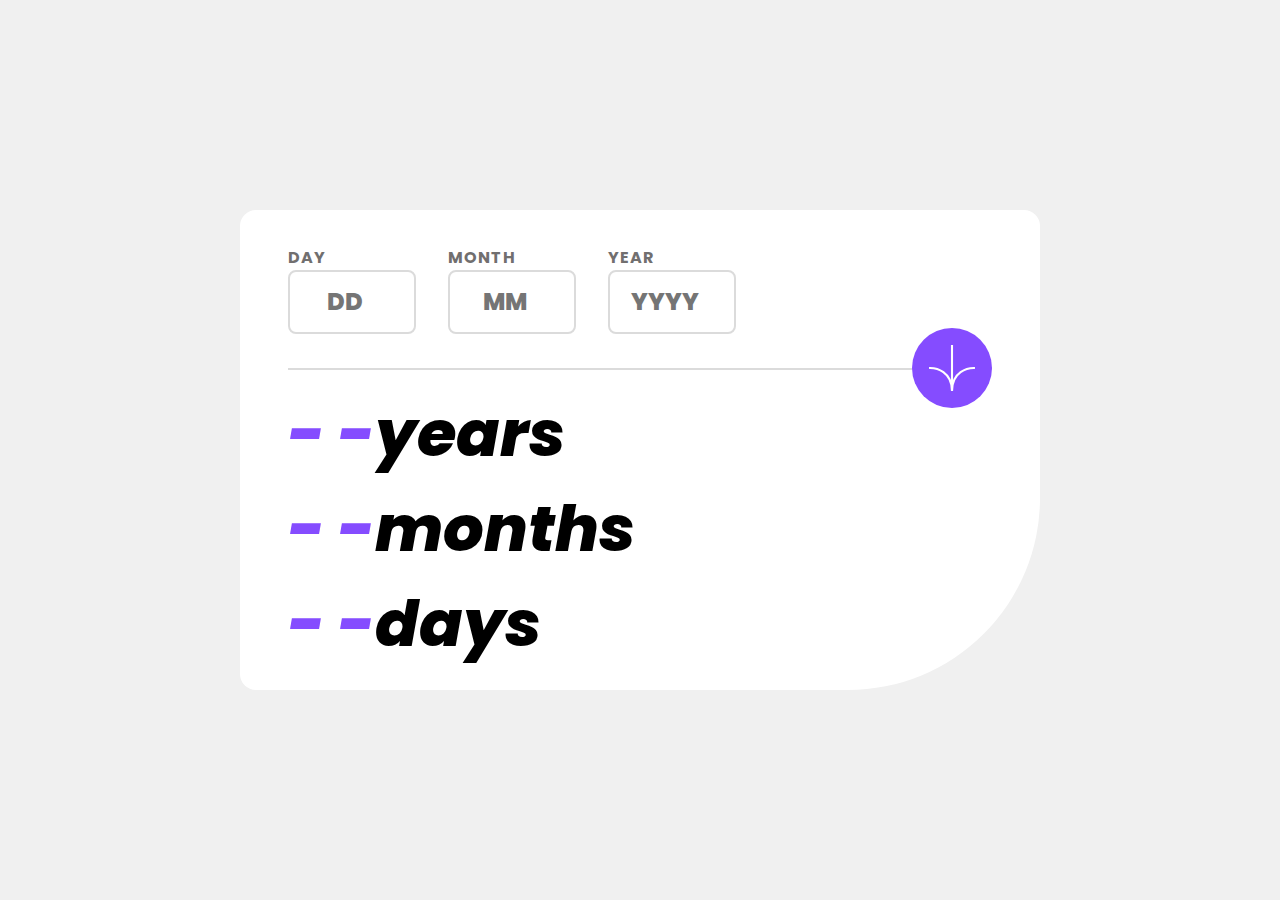
<file: Age Calculator/index.html>
<!DOCTYPE html>
<html lang="en">

<head>
    <meta charset="UTF-8">
    <meta http-equiv="X-UA-Compatible" content="IE=edge">
    <meta name="viewport" content="width=device-width, initial-scale=1.0">
    <link rel="icon" type="image/png" sizes="32x32" href="./assets/images/favicon-32x32.png">
    <link rel="stylesheet" href="./styles.css">
    <title>Age Calculator</title>
</head>

<body>
    <section class="center">
        <div class="container">
            <form method="post" class="dateForm">
                <div class="dateColumn">
                    <label class="errorClass" for="DAY">DAY</label>
                    <input class="errorClass" type="number" name="DAY"
                    id="DAY" required placeholder="DD">
                    <i class="errorMsg error">Must be valid day</i>
                </div>
                <div class="dateColumn">
                    <label class="errorClass" for="MONTH">MONTH</label>
                    <input class="errorClass" type="number" name="MONTH" id="MONTH" required placeholder="MM">
                    <i class="errorMsg error">Must be valid month</i>
                </div>
                <div class="dateColumn">
                    <label class="errorClass" for="YEAR">YEAR</label>
                    <input class="errorClass" type="number" name="YEAR" id="YEAR" required placeholder="YYYY">
                    <i class="errorMsg error">Must be valid year</i>
                </div>
                <div onclick="calculate();" class="btn center"><img src="./assets/images/icon-arrow.svg" alt=""></div>
            </form>
            <div class="date">
                <div class="dateText"><span id="yearText">- -</span>years</div>
                <div class="dateText"><span id="monthText">- -</span>months</div>
                <div class="dateText"><span id="dayText">- -</span>days</div>
            </div>
        </div>
    </section>

    <script src="./script.js"></script>
</body>

</html>
</file>
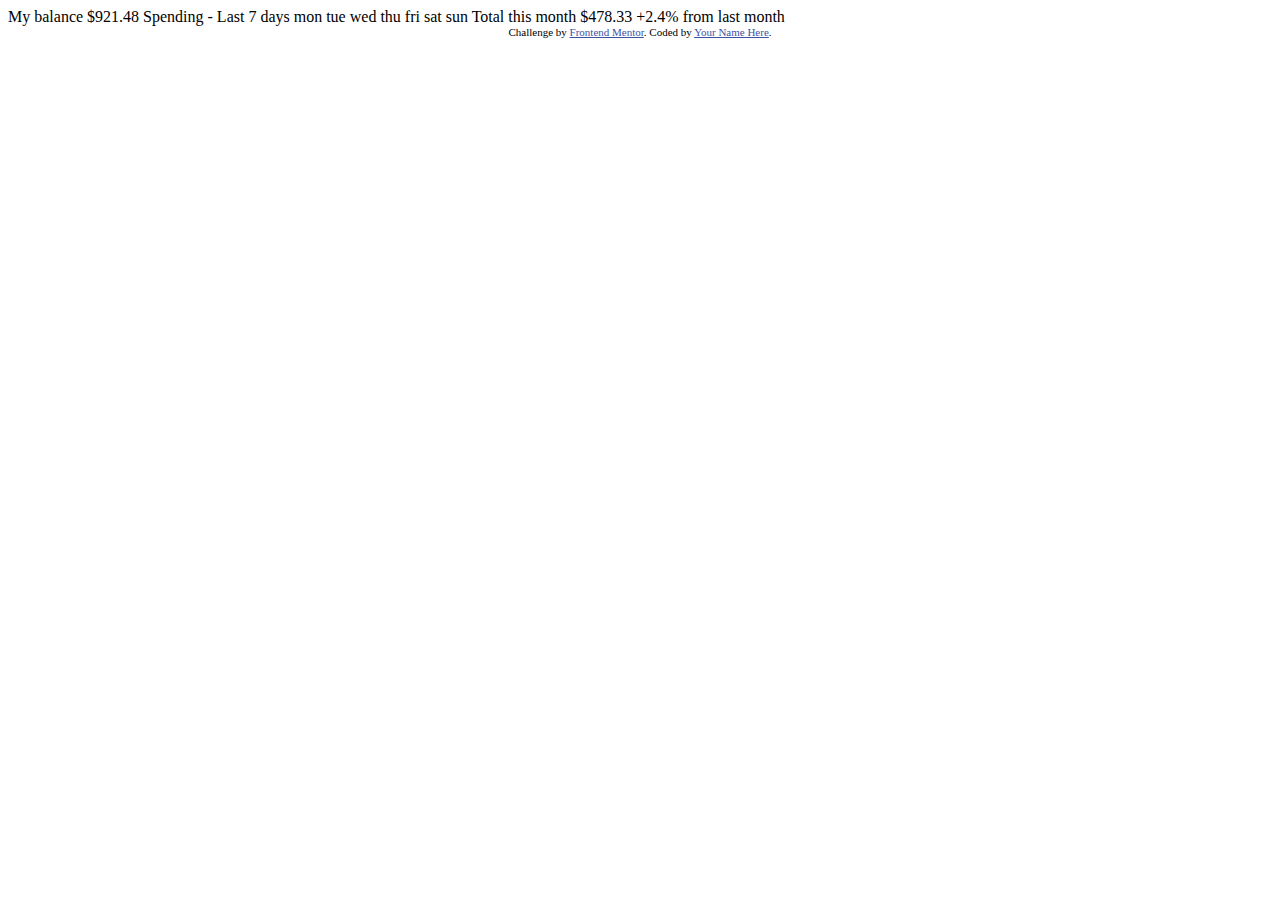
<file: expenses-chart-component-main/index.html>
<!DOCTYPE html>
<html lang="en">
<head>
  <meta charset="UTF-8">
  <meta name="viewport" content="width=device-width, initial-scale=1.0"> <!-- displays site properly based on user's device -->

  <link rel="icon" type="image/png" sizes="32x32" href="./images/favicon-32x32.png">
  
  <title>Frontend Mentor | Expenses chart component</title>

  <!-- Feel free to remove these styles or customise in your own stylesheet 👍 -->
  <style>
    .attribution { font-size: 11px; text-align: center; }
    .attribution a { color: hsl(228, 45%, 44%); }
  </style>
</head>
<body>

  My balance
  $921.48

  Spending - Last 7 days

  mon
  tue
  wed
  thu
  fri
  sat
  sun

  Total this month
  $478.33

  +2.4%
  from last month
  
  <div class="attribution">
    Challenge by <a href="https://www.frontendmentor.io?ref=challenge" target="_blank">Frontend Mentor</a>. 
    Coded by <a href="#">Your Name Here</a>.
  </div>
</body>
</html>
</file>
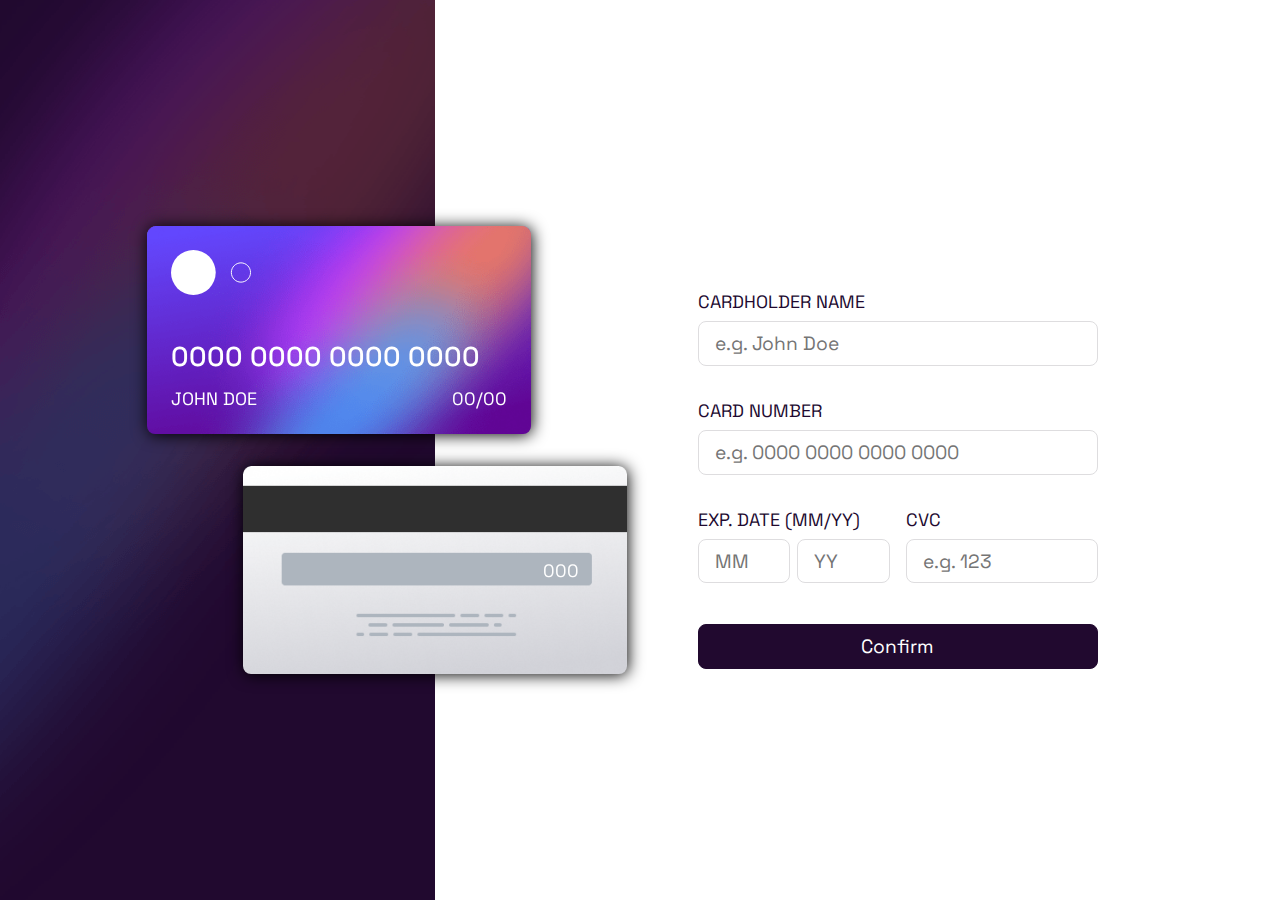
<file: Interactive Card Details/index.html>
<!DOCTYPE html>
<html lang="en">

<head>
    <meta charset="UTF-8">
    <meta http-equiv="X-UA-Compatible" content="IE=edge">
    <meta name="viewport" content="width=device-width, initial-scale=1.0">
    <link rel="stylesheet" href="./styles.css">
    <link rel="icon" type="image/png" sizes="32x32" href="./images/favicon-32x32.png">
    <title>Card Detail Form</title>
</head>

<body>
    <div class="container">
        <div class="cardBody">
            <div class="front card">
                <div class="cardContainer">
                    <img class="logo" src="./images/card-logo.svg" alt="">
                    <div class="accNo" id="accNo">0000 0000 0000 0000</div>
                    <div class="nameDate">
                        <span id="cardHolderName">JOHN DOE</span>
                        <span id="cardDate">00/00</span>
                    </div>
                </div>
            </div>
            <div class="back card">
                <div class="cvcNo" id="cvc">000</div>
            </div>
        </div>
        <div class="formBody center">
            <form id="formBody" class="any">
                <label for="name">CARDHOLDER NAME</label>
                <div></div>
                <input type="text" name="name" id="cardName" placeholder="e.g. John Doe" maxlength="20" oninput="nameInput();">
                <p class="error">Wrong Format</p>
                <label for="accNo">CARD NUMBER</label>
                <div></div>
                <input type="number" name="accNo" id="cardNumber" placeholder="e.g. 0000 0000 0000 0000" maxlength="16" oninput="accInput();">
                <p class="error">Wrong Format</p>
                <div class="monthDateContainer">
                    <div class="mmYY">
                        <label for="mmYY">EXP. DATE (MM/YY)</label>
                        <div></div>
                        <div class="mmYYinput">
                            <input type="number" name="mmYY" id="mm" placeholder="MM" maxlength="2">
                            <input type="number" name="mmYY" id="yy" placeholder="YY" maxlength="2" oninput="dateInput();">
                        </div>
                        <p class="error">Wrong Format</p>
                    </div>
                    <div class="cvcContainer">
                        <label for="cvc">CVC</label>
                        <input type="number" name="cvc" id="cvcNo" placeholder="e.g. 123" max="3" oninput="cvcInput();">
                        <p class="error">Wrong Format</p>
                    </div>
                </div>
                <div class="button center"onclick="submit();">Confirm</div>
            </form>
            <div id="completeState" class="completeState center display">
                <div class="completeImage">
                    <svg width="80" height="80" fill="none" xmlns="http://www.w3.org/2000/svg"><circle cx="40" cy="40" r="40" fill="url(#a)"/><path d="M28 39.92 36.08 48l16-16" stroke="#fff" stroke-width="3"/><defs><linearGradient id="a" x1="-23.014" y1="11.507" x2="0" y2="91.507" gradientUnits="userSpaceOnUse"><stop stop-color="#6348FE"/><stop offset="1" stop-color="#610595"/></linearGradient></defs></svg>
                </div>
                <h2>THANK YOU!</h2>
                <p>We've added your details</p>
                <div class="button center" onclick="confirmed();">Continue</div>
            </div>
        </div>
    </div>

    <script src="./script.js"></script>
</body>

</html>
</file>
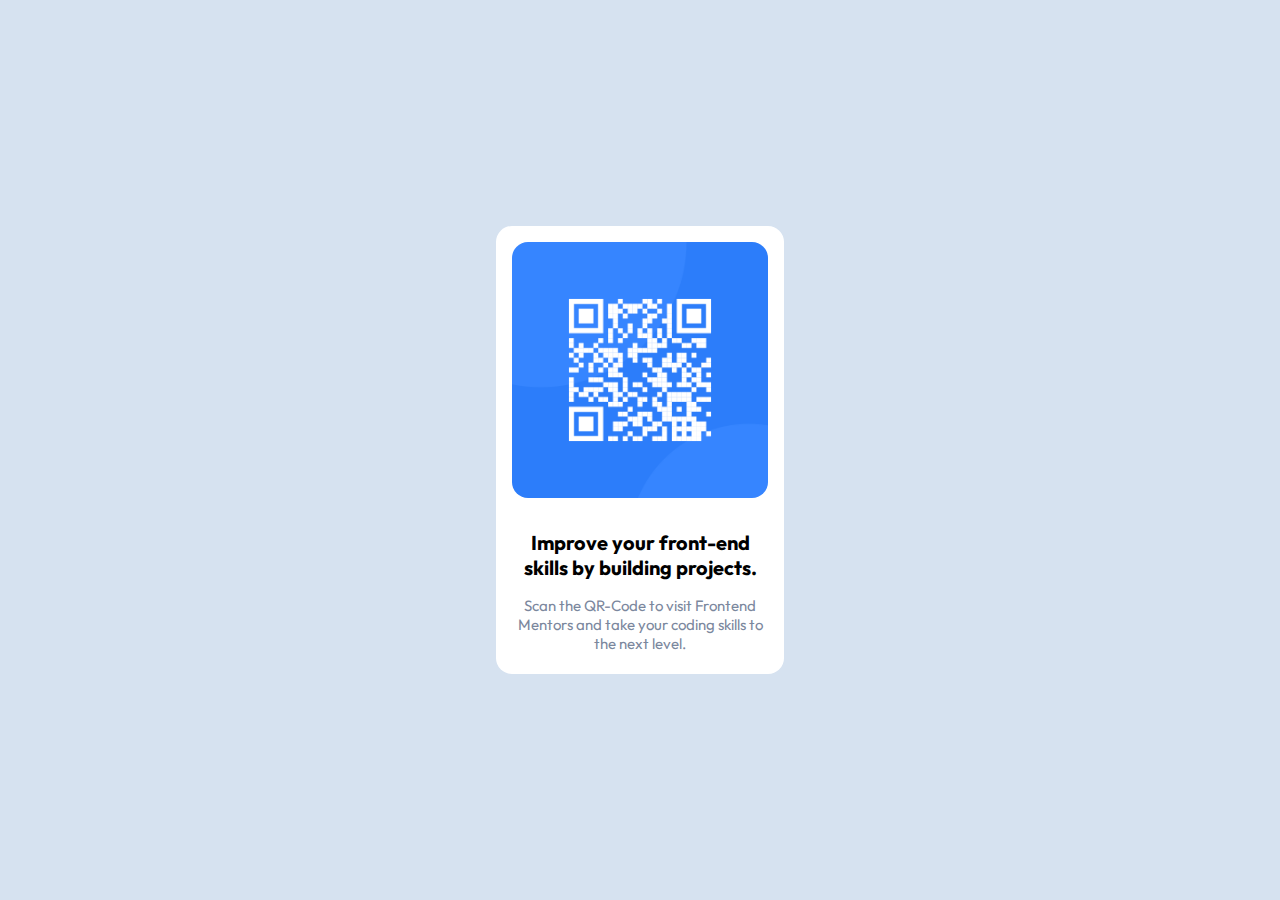
<file: QR-Code/index.html>
<!DOCTYPE html>
<html lang="en">

<head>
    <meta charset="UTF-8">
    <meta http-equiv="X-UA-Compatible" content="IE=edge">
    <meta name="viewport" content="width=device-width, initial-scale=1.0">
    <link rel="icon" type="image/png" sizes="32x32" href="./assets/images/favicon-32x32.png">
    <link rel="stylesheet" href="./styles.css">
    <title>QR Code Component</title>
</head>

<body>
    <section class="qr-section center">
        <div class="container">
            <img class="qr" src="./images/image-qr-code.png" alt="">
            <h1>Improve your front-end skills by building projects.</h1>
            <p>Scan the QR-Code to visit Frontend Mentors and take your coding skills to the next level.</p>
        </div>
    </section>
</body>

</html>
</file>
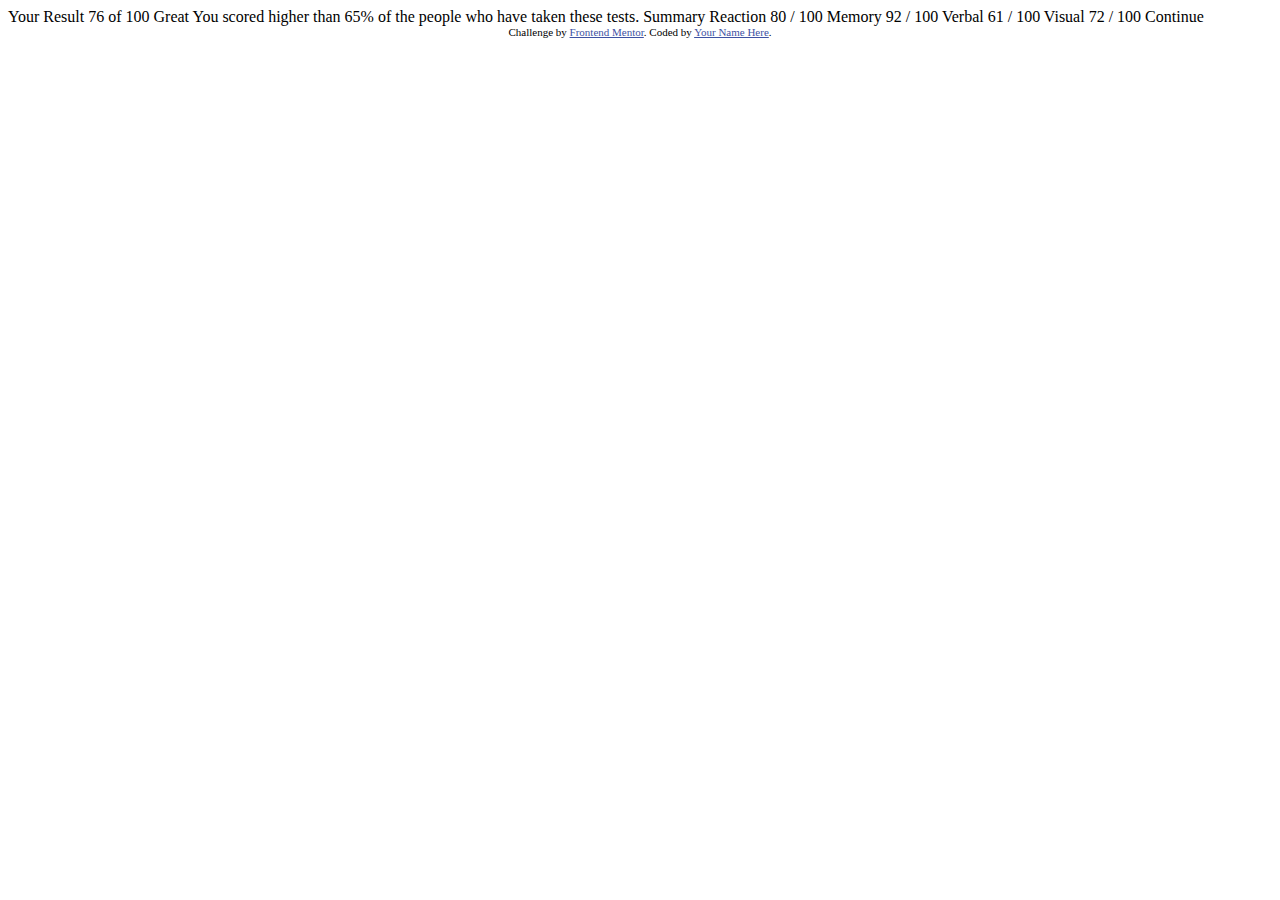
<file: results-summary-component-main/index.html>
<!DOCTYPE html>
<html lang="en">
<head>
  <meta charset="UTF-8">
  <meta name="viewport" content="width=device-width, initial-scale=1.0"> <!-- displays site properly based on user's device -->

  <link rel="icon" type="image/png" sizes="32x32" href="./assets/images/favicon-32x32.png">
  
  <title>Frontend Mentor | Results summary component</title>

  <!-- Feel free to remove these styles or customise in your own stylesheet 👍 -->
  <style>
    .attribution { font-size: 11px; text-align: center; }
    .attribution a { color: hsl(228, 45%, 44%); }
  </style>
</head>
<body>

  Your Result
  76
  of 100

  Great
  You scored higher than 65% of the people who have taken these tests.
  
  Summary

  Reaction
  80 / 100

  Memory
  92 / 100

  Verbal
  61 / 100

  Visual
  72 / 100

  Continue
  
  <div class="attribution">
    Challenge by <a href="https://www.frontendmentor.io?ref=challenge" target="_blank">Frontend Mentor</a>. 
    Coded by <a href="#">Your Name Here</a>.
  </div>
</body>
</html>
</file>
<file: Age Calculator/styles.css>
@import url('https://fonts.googleapis.com/css2?family=Poppins:wght@400;700;800&display=swap');

:root {
    --OffWhite: hsl(0, 0%, 94%); 
    --LightGrey: hsl(0, 0%, 86%); 
    --SmokeyGrey: hsl(0, 1%, 44%);
    --purple: hsl(259, 100%, 65%);
    --red: hsl(0, 100%, 67%);
}

* {
    margin: 0;
    padding: 0;
    box-sizing: border-box;
    font-family: 'Poppins', sans-serif;
}

body {
    background-color: var(--OffWhite);
}

section {
    height: 100vh;
    width: 100vw;
}

.center {
    display: flex;
    justify-content: center;
    align-items: center;
}

.container {
    background-color: white;
    height: 30rem;
    width: 50rem;
    border-radius: 1rem;
    border-bottom-right-radius: 12rem;
    margin: 0rem 1rem;
}

.container>* {
    margin: 0 3rem;
}

.dateForm {
    display: flex;
    position: relative;
    height: 10rem;
    border-bottom: 2px solid var(--LightGrey);
}

.dateColumn {
    display: flex;
    flex-direction: column;
    justify-content: center;
    margin-right: 2rem;
}

label {
    color: var(--SmokeyGrey);
    letter-spacing: 1px;
    font-weight: 700;
}

input {
    font-weight: 800;
    height: 4rem;
    width: 8rem;
    border: 2px solid var(--LightGrey);
    border-radius: 0.5rem;
    text-align: center;
    font-size: 1.5rem;
}

.btn{
    height: 5rem;
    width: 5rem;
    position: absolute;
    right: 0;
    bottom: -2.5rem;
    background-color: var(--purple);
    border-radius: 50%;
    cursor: pointer;
}

.btn img{
    width: 3rem;
}

.btn:hover{
    background-color: black;
}

.date{
    margin-top: 1rem;
}

.dateText{
    font-size: 4rem;
    font-weight: 800;
    font-style: italic;
}

.date span{
    color: var(--purple);
}

.errorMsg{
    display: none;
}

.error{
    color: var(--red);
    border-color: var(--red);
}

.display{
    display: block !important;
}

@media only screen and (max-width: 300px) {
    :root {
        font-size: 8px;
    }
    .container{
        width: 100%;
        height: 50vh;
    }
    .dateForm{
        height: 15rem;
        margin-bottom: 3rem;
        justify-content: space-between;
    }
    .dateColumn{
        margin: 0;
    }
}

@media only screen and (min-width: 300px) and (max-width: 400px) {
    :root {
        font-size: 10px;
    }
    .container{
        width: 100%;
        height: 50vh;
    }
    .dateForm{
        height: 15rem;
        margin-bottom: 3rem;
        justify-content: space-between;
    }
    .dateColumn{
        margin: 0;
    }
}

@media only screen and (min-width: 400px) and (max-width: 500px) {
    :root {
        font-size: 12px;
    }
    .container{
        width: 100%;
        height: 50vh;
    }
    .dateForm{
        height: 15rem;
        margin-bottom: 3rem;
        justify-content: space-between;
    }
    .dateColumn{
        margin: 0;
    }
}

@media only screen and (min-width: 600px) and (max-width: 1000px) {
    :root {
        font-size: 14px;
    }
}
</file>
<file: Interactive Card Details/styles.css>
@import url('https://fonts.googleapis.com/css2?family=Space+Grotesk:wght@400;500&display=swap');

:root{
    --LightGrayishViolet: hsl(270, 3%, 87%);
    --DarkGrayishViolet: hsl(279, 6%, 55%);
    --VeryDarkViolet: hsl(278, 68%, 11%);
    --red: hsl(0, 100%, 66%);
}

* {
    margin: 0;
    padding: 0;
    box-sizing: border-box;
    font-family: 'Space Grotesk', sans-serif;
}

body {
    font-size: 1.125rem;
}

.display{
    display: none !important;
}

.center {
    display: flex;
    justify-content: center;
    align-items: center;
}

.container {
    height: 100vh;
    width: 100vw;
    display: flex;
}

.cardBody {
    height: 100%;
    width: 34%;
    background: url(./images/bg-main-desktop.png) no-repeat;
    background-size: cover;
    display: flex;
    flex-direction: column;
    justify-content: center;
    align-items: end;
}

.formBody {
    height: 100%;
    width: 66%;
}

.card {
    width: 24rem;
    height: 13rem;
    border-radius: 0.5rem;
    position: relative;
    color: white;
    filter: drop-shadow(0.1rem 0.1rem 0.5rem #000);
}

.front {
    left: 6rem;
    margin-bottom: 2rem;
    background: url(./images/bg-card-front.png) no-repeat;
    background-size: cover;
    z-index: 1;
}

.back {
    left: 12rem;
    display: flex;
    justify-content: end;
    align-items: center;
    background: url(./images/bg-card-back.png) no-repeat;
    background-size: cover;
}

.cardContainer {
    height: 100%;
    width: 100%;
    display: flex;
    flex-direction: column;
    justify-content: space-between;
    padding: 1.5rem;
}

.logo {
    width: 5rem;
}

.accNo {
    margin-top: 2rem;
    font-size: 1.7rem;
    font-weight: 500;
}

.accNo,
#cardHolderName,
#cardDate {
    text-transform: uppercase;
}

.nameDate,
.mmYYinput,
.monthDateContainer {
    display: flex;
    justify-content: space-between;
}

.cvcNo {
    margin-right: 3rem;
}

form, .completeState {
    width: 25rem;
    height: 20rem;
    margin-left: 5rem;
    transition: all 0.5s ease-in;
}

form>*,
.cvcContainer>*,
.mmYY>* {
    margin-bottom: 0.5rem;
}

.cvcContainer {
    display: flex;
    flex-direction: column;
}

.monthDateContainer>* {
    width: 48%;
}

.mmYY input {
    width: 48%;
}

.cvcContainer {
    display: flex;
    flex-direction: column;
}

label{
    color: var(--VeryDarkViolet);
}

input, .button{
    height: 2.8rem;
    width: 100%;
    border-radius: 0.5rem;
    font-size: 1.2rem;
}

input {
    color: var(--VeryDarkViolet);
    border: 0.1rem solid var(--LightGrayishViolet);
    padding: 1rem;
}

::placeholder{
    opacity: 1;
}

/* input:hover{
    color: var(--VeryDarkViolet);
    border: none;
    border: 0.1rem solid;
    border-image: linear-gradient(hsl(249, 99%, 64%), hsl(278, 94%, 30%));
} */

.button{
    border: 0.1rem solid var(--VeryDarkViolet);
    color: white;
    background: var(--VeryDarkViolet);
    cursor: pointer;
}

.completeState{
    flex-direction: column;
}

.completeState p{
    color: var(--DarkGrayishViolet);
}

.completeState h2{
    font-weight: 400;
    font-size: 2rem;
    letter-spacing: 0.2rem;
}

.completeState>* {
    margin-bottom: 1rem;
}

.error{
    color: hsl(0, 100%, 66%);
}

p{
    visibility: hidden;
    font-size: 0.8rem;
}

.visible{
    visibility: visible !important;
}

.errorBorder, .errorBorder:focus{
    color: var(--red) !important;
    border: 0.1rem solid var(--red) !important; 
}

@media only screen and (max-width: 1100px){
    :root{
        font-size: 16px;
    }
    .container{
        flex-direction: column;
    }
    .formBody, .cardBody{
        width: 100%;
    }
    .formBody>*, .cardBody>*{
        margin: 2rem 2rem 0rem 2rem !important;
    }
    .formBody{
        height: 70%;
    }
    form, .completeState {
        margin: 0;
    }
    .cardBody{
        height: 30%;
        flex-direction: column-reverse;
        align-items: center;
        justify-content: end;
    }
    .front, .back{
        left: 0;
        margin: 0;
    }
    .front{
        align-self: flex-start;
        top: 2rem;
    }
    .back{
        align-self: flex-end;
    }
}
</file>
<file: QR-Code/styles.css>
@import url('https://fonts.googleapis.com/css2?family=Outfit:wght@400;700&display=swap');

* {
    margin: 0;
    padding: 0;
    box-sizing: border-box;
    font-family: 'Outfit', sans-serif;
}

body {
    background-color: hsl(212, 45%, 89%);
}

.qr-section {
    height: 100vh;
    width: 100%;
    display: flex;
    justify-content: center;
    align-items: center;
}

.container {
    height: 28rem;
    width: 18rem;
    display: flex;
    flex-direction: column;
    align-items: center;
    background-color: white;
    border-radius: 1rem;
}

.container>* {
    margin: 1rem;
    text-align: center;
}

.qr {
    width: 16rem;
    border-radius: 1rem;
}

h1 {
    font-size: 20px;
    font-weight: 700;
    margin-bottom: 0rem !important;
}

p {
    font-size: 15px;
    color: hsl(220, 15%, 55%);
}
</file>
